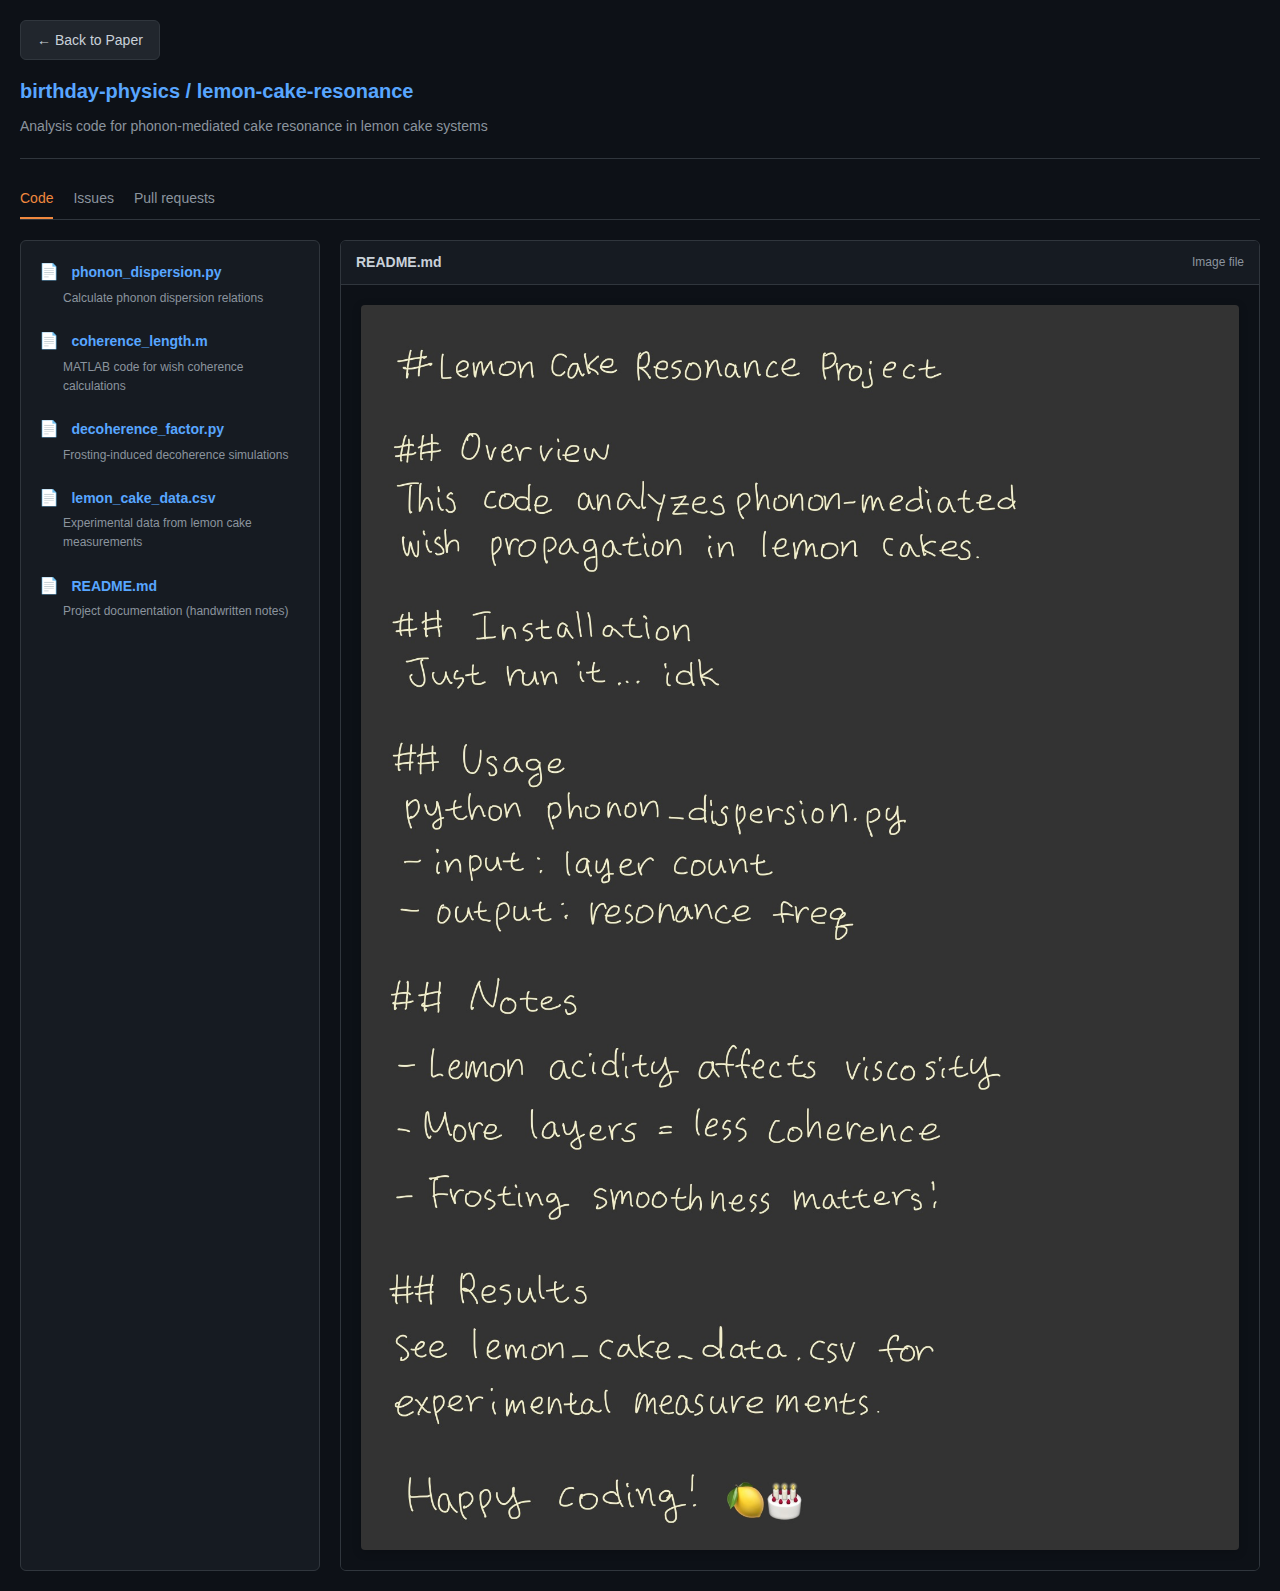
<file: github.html>
<!DOCTYPE html>
<html lang="en">
<head>
    <meta charset="UTF-8">
    <meta name="viewport" content="width=device-width, initial-scale=1.0">
    <title>GitHub - birthday-physics/lemon-cake-resonance</title>
    <link rel="stylesheet" href="style.css">
</head>
<body>
    <!-- GitHub-style Code Page -->
    <div class="github-page">
        <div class="github-container">
            <header class="github-header">
                <a href="paper.html" class="github-back-btn" style="text-decoration: none; display: inline-block;">← Back to Paper</a>
                <div class="github-repo-info">
                    <h1 class="github-repo-name">
                        <span class="github-username">birthday-physics</span> / 
                        <span class="github-repo">lemon-cake-resonance</span>
                    </h1>
                    <p class="github-description">Analysis code for phonon-mediated cake resonance in lemon cake systems</p>
                </div>
            </header>
            
            <nav class="github-nav">
                <a href="#" class="github-nav-link active">Code</a>
                <a href="#" class="github-nav-link">Issues</a>
                <a href="#" class="github-nav-link">Pull requests</a>
            </nav>

            <div class="github-content">
                <div class="github-file-list">
                    <div class="github-file-item">
                        <span class="github-file-icon">📄</span>
                        <span class="github-file-name">phonon_dispersion.py</span>
                        <span class="github-file-desc">Calculate phonon dispersion relations</span>
                    </div>
                    <div class="github-file-item">
                        <span class="github-file-icon">📄</span>
                        <span class="github-file-name">coherence_length.m</span>
                        <span class="github-file-desc">MATLAB code for wish coherence calculations</span>
                    </div>
                    <div class="github-file-item">
                        <span class="github-file-icon">📄</span>
                        <span class="github-file-name">decoherence_factor.py</span>
                        <span class="github-file-desc">Frosting-induced decoherence simulations</span>
                    </div>
                    <div class="github-file-item">
                        <span class="github-file-icon">📄</span>
                        <span class="github-file-name">lemon_cake_data.csv</span>
                        <span class="github-file-desc">Experimental data from lemon cake measurements</span>
                    </div>
                    <div class="github-file-item">
                        <span class="github-file-icon">📄</span>
                        <span class="github-file-name">README.md</span>
                        <span class="github-file-desc">Project documentation (handwritten notes)</span>
                    </div>
                </div>

                <div class="github-file-content">
                    <div class="github-file-header">
                        <span class="github-file-path">README.md</span>
                        <span class="github-file-lines">Image file</span>
                    </div>
                    <div class="github-code-content handwritten">
                        <!-- Using the provided handwritten image for README -->
                        <img src="handwritten_readme.jpg" alt="Handwritten README.md content" class="handwritten-readme-img">
                    </div>
                </div>
            </div>
        </div>
    </div>
</body>
</html>
</file>
<file: style.css>
* {
    margin: 0;
    padding: 0;
    box-sizing: border-box;
}

body {
    font-family: 'Times New Roman', 'Times', serif;
    background: #f5f5f5;
    color: #000;
    line-height: 1.6;
}

/* Nature-style Main Page */
.main-page {
    background: white;
    min-height: 100vh;
}

.nature-header {
    background: #fff;
    border-bottom: 2px solid #000;
    padding: 15px 20px;
    display: flex;
    justify-content: space-between;
    align-items: center;
    flex-wrap: wrap;
}

.nature-logo {
    display: flex;
    flex-direction: column;
}

.nature-title {
    font-size: 32px;
    font-weight: bold;
    color: #000;
    letter-spacing: -1px;
    font-family: 'Times New Roman', serif;
}

.nature-subtitle {
    font-size: 11px;
    color: #666;
    text-transform: uppercase;
    letter-spacing: 1px;
    margin-top: 2px;
}

.nature-nav {
    display: flex;
    gap: 20px;
}

.nature-disclaimer {
    margin-top: 10px;
    padding: 8px 15px;
    background: #fff3cd;
    border-left: 3px solid #ffc107;
    font-size: 11px;
    color: #856404;
}

.nature-disclaimer p {
    margin: 0;
}

.nav-link {
    color: #000;
    text-decoration: none;
    font-size: 13px;
    font-weight: 500;
    text-transform: uppercase;
    letter-spacing: 0.5px;
}

.nav-link:hover {
    text-decoration: underline;
}

.nature-content {
    max-width: 1200px;
    margin: 0 auto;
    padding: 40px 20px;
}

/* Desktop Notice */
.desktop-notice {
    display: block; /* Always visible by default */
    background-color: #fff3cd;
    border: 1px solid #ffecb5;
    color: #664d03;
    padding: 15px;
    margin-bottom: 20px;
    border-radius: 4px;
    font-size: 14px;
    text-align: center;
    box-shadow: 0 2px 5px rgba(0,0,0,0.05);
}

.desktop-notice strong {
    font-weight: 700;
    display: block;
    margin-bottom: 5px;
}

/* Hide on Desktop removed for debugging */
/* @media (min-width: 992px) {
    .desktop-notice {
        display: none !important;
    }
} */

.nature-article-preview {
    background: white;
    padding: 30px;
    border: 1px solid #ddd;
}

.article-header {
    display: flex;
    justify-content: space-between;
    margin-bottom: 20px;
    font-size: 12px;
    text-transform: uppercase;
    color: #666;
}

.article-type {
    font-weight: bold;
}

.article-title-main {
    font-size: 36px;
    font-weight: bold;
    line-height: 1.2;
    margin-bottom: 15px;
    color: #000;
}

.article-authors {
    font-size: 14px;
    color: #333;
    margin-bottom: 10px;
    font-style: italic;
}

.article-affiliations {
    font-size: 11px;
    color: #666;
    margin-bottom: 15px;
    line-height: 1.6;
}

.article-affiliations p {
    margin: 3px 0;
}

.disclaimer {
    background: #fff3cd;
    border-left: 4px solid #ffc107;
    padding: 10px 15px;
    margin: 20px 0;
    font-size: 11px;
    color: #856404;
}

.disclaimer p {
    margin: 0;
}

.disclaimer-paper {
    background: #fff3cd;
    border-left: 4px solid #ffc107;
    padding: 10px 15px;
    margin: 15px 0;
    font-size: 10pt;
    color: #856404;
}

.disclaimer-paper p {
    margin: 0;
}

.doi {
    font-size: 10pt;
    color: #0066cc;
    margin-top: 8px;
    font-weight: 600;
}

.affiliations-list {
    font-size: 10pt;
    margin-top: 8px;
    line-height: 1.6;
}

.affiliations-list p {
    margin: 3px 0;
}

.article-abstract-preview {
    background: #f9f9f9;
    padding: 20px;
    border-left: 4px solid #000;
    margin-bottom: 30px;
    font-size: 14px;
    line-height: 1.8;
}

.article-actions {
    display: flex;
    gap: 15px;
    margin-bottom: 30px;
    flex-wrap: wrap;
}

.nature-btn {
    padding: 12px 24px;
    font-size: 14px;
    font-weight: 600;
    border: 2px solid #000;
    cursor: pointer;
    text-transform: uppercase;
    letter-spacing: 0.5px;
    transition: all 0.3s;
}

.nature-btn.primary {
    background: #000;
    color: white;
}

.nature-btn.primary:hover {
    background: #333;
}

.nature-btn.secondary {
    background: white;
    color: #000;
}

.nature-btn.secondary:hover {
    background: #f5f5f5;
}

.share-page-btn {
    background: white;
    color: #000;
    border: 2px solid #000;
}

.share-page-btn:hover {
    background: #f5f5f5;
}

.code-link {
    color: #0066cc;
    text-decoration: underline;
    cursor: pointer;
}

.code-link:hover {
    color: #004499;
}

.article-meta {
    font-size: 12px;
    color: #666;
    border-top: 1px solid #ddd;
    padding-top: 15px;
}

.article-meta p {
    margin-bottom: 5px;
}

/* Paper Page */
.paper-page {
    background: #f5f5f5;
    min-height: 100vh;
}

.paper-container {
    max-width: 210mm; /* A4 width */
    margin: 0 auto;
    background: white;
    padding: 25mm 20mm;
    box-shadow: 0 0 10px rgba(0, 0, 0, 0.1);
    min-height: 297mm; /* A4 height */
}

.paper-header {
    text-align: center;
    margin-bottom: 30px;
    border-bottom: 2px solid #000;
    padding-bottom: 15px;
}

.paper-title {
    font-size: 18pt;
    font-weight: bold;
    margin-bottom: 10px;
    text-transform: uppercase;
    letter-spacing: 1px;
}

.authors {
    margin: 10px 0;
    font-size: 12pt;
}

.author {
    font-weight: bold;
}

.affiliation {
    font-size: 10pt;
    font-style: italic;
    display: block;
    margin-top: 5px;
}

.date {
    font-size: 10pt;
    margin-top: 10px;
}

.back-btn {
    margin-top: 15px;
    padding: 8px 16px;
    background: #000;
    color: white;
    border: none;
    cursor: pointer;
    font-size: 11pt;
}

.back-btn:hover {
    background: #333;
}

.paper-section {
    margin-bottom: 25px;
    text-align: justify;
}

.paper-section h2 {
    font-size: 14pt;
    font-weight: bold;
    margin-top: 20px;
    margin-bottom: 10px;
    text-transform: uppercase;
}

.paper-section h3 {
    font-size: 12pt;
    font-weight: bold;
    margin-top: 15px;
    margin-bottom: 8px;
}

.paper-section p {
    font-size: 11pt;
    margin-bottom: 10px;
    text-indent: 0;
}

.paper-section ul {
    margin-left: 20px;
    margin-bottom: 10px;
}

.paper-section li {
    font-size: 11pt;
    margin-bottom: 5px;
}

.abstract {
    background: #f9f9f9;
    padding: 15px;
    border-left: 3px solid #000;
    margin-bottom: 25px;
}

.abstract h2 {
    font-size: 12pt;
    margin-bottom: 8px;
}

.citation {
    color: #0066cc;
    cursor: pointer;
    text-decoration: underline;
    font-weight: bold;
}

.citation:hover {
    background: #ffff00;
}

.math {
    font-family: 'Times New Roman', serif;
    font-style: italic;
}

.equation {
    text-align: center;
    margin: 15px 0;
    padding: 10px;
    background: #f9f9f9;
    border: 1px solid #ddd;
    font-size: 11pt;
    position: relative;
}

.eq-number {
    position: absolute;
    right: 15px;
    font-weight: bold;
}

.table-container {
    margin: 20px 0;
    overflow-x: auto;
}

.data-table {
    width: 100%;
    border-collapse: collapse;
    font-size: 10pt;
    margin: 15px 0;
}

.data-table caption {
    font-weight: bold;
    margin-bottom: 10px;
    text-align: left;
    font-size: 11pt;
}

.data-table th,
.data-table td {
    border: 1px solid #000;
    padding: 8px;
    text-align: center;
}

.data-table th {
    background: #f0f0f0;
    font-weight: bold;
}

.figure-container {
    margin: 20px 0;
    text-align: center;
}

.figure-placeholder {
    background: white;
    border: 2px solid #000;
    padding: 20px;
    margin: 15px 0;
    min-height: 200px;
    display: flex;
    align-items: center;
    justify-content: center;
}

.figure-placeholder-text {
    font-size: 10pt;
    color: #666;
    font-style: italic;
    text-align: left;
    line-height: 1.6;
    padding: 20px;
}

.figure-content {
    width: 100%;
    height: 100%;
}

.chart {
    max-width: 100%;
    height: 250px;
    background: white;
}

.figure-caption {
    font-size: 10pt;
    font-style: italic;
    margin-top: 10px;
    text-align: left;
    text-indent: 0;
}

.references {
    margin-top: 40px;
    page-break-inside: avoid;
}

.references h2 {
    font-size: 14pt;
    margin-bottom: 15px;
    border-top: 2px solid #000;
    padding-top: 15px;
}

.reference-item {
    margin-bottom: 10px;
    font-size: 10pt;
    text-align: left;
    padding-left: 0;
}

.ref-number {
    font-weight: bold;
    margin-right: 8px;
}

.ref-content {
    font-style: italic;
}

.reference-item:hover {
    background: #ffff00;
    cursor: pointer;
}

.paper-footer {
    margin-top: 40px;
    padding-top: 20px;
    border-top: 1px solid #000;
    font-size: 10pt;
    text-align: center;
}

.acknowledgment {
    font-style: italic;
    margin-top: 10px;
}

/* Modal Styles */
.modal {
    display: none;
    position: fixed;
    z-index: 10000;
    left: 0;
    top: 0;
    width: 100%;
    height: 100%;
    background-color: rgba(0, 0, 0, 0.7);
    overflow: auto;
}

.message-modal {
    background: white;
    margin: 5% auto;
    padding: 30px;
    border: 2px solid #000;
    width: 90%;
    max-width: 600px;
    box-shadow: 0 0 20px rgba(0, 0, 0, 0.5);
    position: relative;
}

.paper-modal {
    background: white;
    margin: 5% auto;
    padding: 30px;
    border: 2px solid #000;
    width: 90%;
    max-width: 600px;
    box-shadow: 0 0 20px rgba(0, 0, 0, 0.5);
    position: relative;
}

.close {
    color: #000;
    float: right;
    font-size: 28px;
    font-weight: bold;
    cursor: pointer;
    line-height: 20px;
}

.close:hover {
    color: #666;
}

.modal-subtitle {
    font-size: 12pt;
    color: #666;
    margin-bottom: 20px;
}

.contribution-form {
    margin-top: 20px;
}

.form-group {
    margin-bottom: 20px;
}

.form-group label {
    display: block;
    font-weight: bold;
    font-size: 11pt;
    margin-bottom: 5px;
}

.form-group input,
.form-group textarea {
    width: 100%;
    padding: 8px;
    border: 1px solid #000;
    font-family: 'Times New Roman', serif;
    font-size: 11pt;
    background: white;
}

.form-group textarea {
    resize: vertical;
}

.form-actions {
    display: flex;
    gap: 10px;
    margin-top: 20px;
}

.submit-btn {
    padding: 10px 20px;
    background: #000;
    color: white;
    border: none;
    font-size: 11pt;
    font-weight: bold;
    cursor: pointer;
    text-transform: uppercase;
}

.submit-btn:hover {
    background: #333;
}

.cancel-btn {
    padding: 10px 20px;
    background: white;
    color: #000;
    border: 2px solid #000;
    font-size: 11pt;
    font-weight: bold;
    cursor: pointer;
    text-transform: uppercase;
}

.cancel-btn:hover {
    background: #f5f5f5;
}

.modal-message {
    font-size: 11pt;
    margin: 15px 0;
    padding: 15px;
    background: #f9f9f9;
    border-left: 3px solid #000;
}

.modal-time {
    font-size: 10pt;
    color: #666;
    margin-bottom: 10px;
}

.modal-citation {
    font-size: 10pt;
    font-weight: bold;
    margin: 15px 0;
    padding: 10px;
    background: #ffff00;
}

.modal-actions {
    margin-top: 20px;
}

.share-btn-modal {
    padding: 8px 15px;
    background: #000;
    color: white;
    border: none;
    font-size: 10pt;
    cursor: pointer;
}

.share-btn-modal:hover {
    background: #333;
}

/* Print styles */
@media print {
    body {
        background: white;
        padding: 0;
    }
    
    .paper-container {
        box-shadow: none;
        padding: 20mm;
    }
    
    .back-btn {
        display: none;
    }
}

/* GitHub-style Code Page */
.github-page {
    background: #0d1117;
    min-height: 100vh;
    color: #c9d1d9;
    font-family: -apple-system, BlinkMacSystemFont, 'Segoe UI', Helvetica, Arial, sans-serif;
}

.github-container {
    max-width: 1280px;
    margin: 0 auto;
    padding: 20px;
}

.github-header {
    margin-bottom: 20px;
    border-bottom: 1px solid #30363d;
    padding-bottom: 20px;
}

.github-back-btn {
    background: #21262d;
    color: #c9d1d9;
    border: 1px solid #30363d;
    padding: 8px 16px;
    border-radius: 6px;
    cursor: pointer;
    margin-bottom: 15px;
    font-size: 14px;
}

.github-back-btn:hover {
    background: #30363d;
}

.github-repo-name {
    font-size: 20px;
    font-weight: 600;
    margin-bottom: 8px;
    color: #58a6ff;
}

.github-username {
    color: #58a6ff;
}

.github-repo {
    color: #58a6ff;
    font-weight: 600;
}

.github-description {
    color: #8b949e;
    font-size: 14px;
    margin: 0;
}

.github-nav {
    display: flex;
    gap: 20px;
    border-bottom: 1px solid #30363d;
    margin-bottom: 20px;
}

.github-nav-link {
    color: #8b949e;
    text-decoration: none;
    padding: 8px 0;
    border-bottom: 2px solid transparent;
    font-size: 14px;
    transition: all 0.2s;
}

.github-nav-link:hover,
.github-nav-link.active {
    color: #f0883e;
    border-bottom-color: #f0883e;
}

.github-content {
    display: grid;
    grid-template-columns: 300px 1fr;
    gap: 20px;
}

.github-file-list {
    background: #161b22;
    border: 1px solid #30363d;
    border-radius: 6px;
    padding: 10px;
}

.github-file-item {
    padding: 8px;
    border-radius: 4px;
    margin-bottom: 4px;
    cursor: pointer;
    transition: background 0.2s;
}

.github-file-item:hover {
    background: #21262d;
}

.github-file-icon {
    margin-right: 8px;
}

.github-file-name {
    color: #58a6ff;
    font-size: 14px;
    font-weight: 600;
}

.github-file-desc {
    display: block;
    color: #8b949e;
    font-size: 12px;
    margin-top: 4px;
    margin-left: 24px;
}

.github-file-content {
    background: #0d1117;
    border: 1px solid #30363d;
    border-radius: 6px;
    overflow: hidden;
}

.github-file-header {
    background: #161b22;
    border-bottom: 1px solid #30363d;
    padding: 10px 15px;
    display: flex;
    justify-content: space-between;
    align-items: center;
}

.github-file-path {
    color: #c9d1d9;
    font-size: 14px;
    font-weight: 600;
}

.github-file-lines {
    color: #8b949e;
    font-size: 12px;
}

.github-code-content {
    padding: 20px;
    background: #0d1117;
}

.handwritten-code {
    font-family: 'Comic Sans MS', 'Marker Felt', 'Bradley Hand', cursive;
    font-size: 16px;
    line-height: 1.8;
    color: #c9d1d9;
    white-space: pre-wrap;
    margin: 0;
    transform: rotate(-0.5deg);
    letter-spacing: 0.5px;
}

.handwritten-code::before {
    content: '';
    display: block;
    width: 100%;
    height: 2px;
    background: repeating-linear-gradient(
        90deg,
        transparent,
        transparent 2px,
        rgba(201, 209, 217, 0.1) 2px,
        rgba(201, 209, 217, 0.1) 4px
    );
    margin-bottom: 10px;
}

@media (max-width: 768px) {
    .github-content {
        grid-template-columns: 1fr;
    }
    
    .github-file-list {
        order: 2;
    }
}

@media (max-width: 768px) {
    .nature-header {
        flex-direction: column;
        align-items: flex-start;
    }
    
    .nature-nav {
        margin-top: 10px;
        flex-wrap: wrap;
    }
    
    .article-title-main {
        font-size: 24px;
    }
    
    .paper-container {
        padding: 15mm 10mm;
    }
    
    .paper-title {
        font-size: 14pt;
    }
    
    .article-actions {
        flex-direction: column;
    }
    
    .nature-btn {
        width: 100%;
    }
}

/* Lemon Cake Diagram Image Style */
.lemon-cake-img {
    width: 100%;
    height: auto;
    max-width: 800px;
    display: block;
    margin: 0 auto;
    border: 1px solid #ddd;
}

/* Handwritten README Image Style */
.handwritten-readme-img {
    width: 100%;
    height: auto;
    display: block;
    border-radius: 4px;
    box-shadow: 0 2px 10px rgba(0,0,0,0.2);
}
</file>
